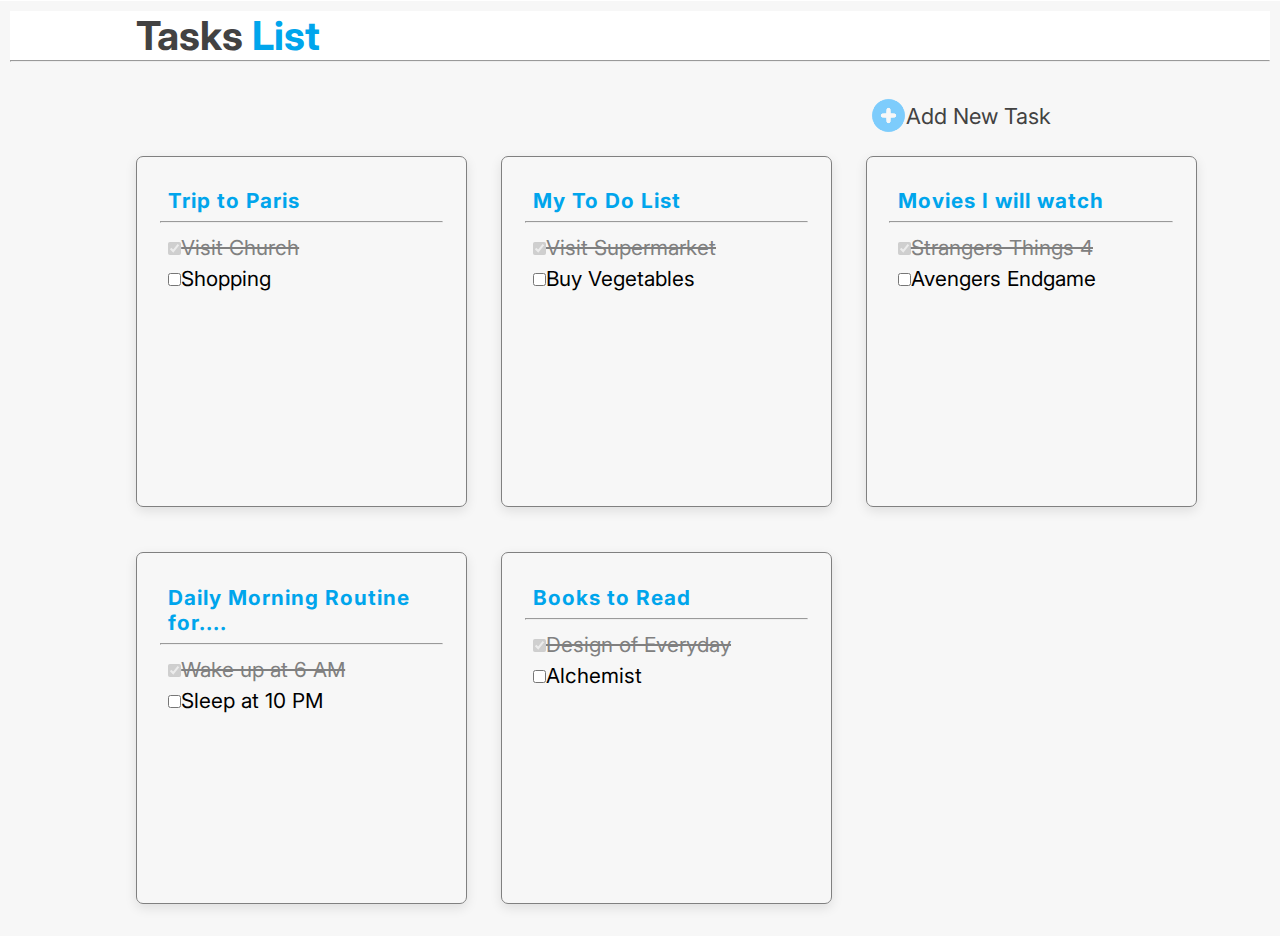
<file: index.html>
<!DOCTYPE html>
<html lang="en">
<meta name="viewport" content="width=device-width, initial-scale=1.0 " />

<head>
  <link rel="stylesheet" href="style.css" />

  <link rel="preconnect" href="https://fonts.googleapis.com" />
  <link rel="preconnect" href="https://fonts.gstatic.com" crossorigin />
  <link href="https://fonts.googleapis.com/css2?family=Inter&display=swap" rel="stylesheet" />

  <title>Web View</title>
</head>

<body>
  <div class="bggray">
    <div class="up">
      <header id="header" style="background-color: white;">
        <span class="h1">Tasks</span>
        <span class="h2">List</span>
      </header>
    </div>
    <hr />


    <br /><br />




    <div class="addbuttton">
      <a href="./index2.html" class="addbuttonicon">
        <img src="./media/add icon.png" alt="add-icon" class="add-icon" />
        <span class="addb">Add New Task</span>
      </a>
    </div>


    <div class="box-container">



      <a href="./index3(paris).html" class="paris-container box">
        <div class="paris ">
          <div class="title">Trip to Paris</div>
          <hr class="gray-line" />

          <div class="paris-task-list lists">
            <div>
              <form>
                <input type="checkbox" checked disabled /><span class="first-item">Visit Church</span>
            </div>
            </form>
            <div>
              <form><input type="checkbox" /><span class="sec-item">Shopping</span>
            </div>
            </form>
          </div>
        </div>
      </a>





      <a href="./index3(ToDo).html" class="todo-container box">
        <div class="todo">
          <div class="title">My To Do List</div>
          <hr class="gray-line" />

          <div class="todo-task-list lists">
            <div>
              <form>
                <input type="checkbox" checked disabled /><span class="first-item">Visit Supermarket</span>
            </div>
            </form>
            <div>
              <form><input type="checkbox" /><span class="sec-item">Buy Vegetables</span>
            </div>
            </form>
          </div>
        </div>
      </a>





      <a href="./index3(Movies).html" class="movies-container box">
        <div class="movies">
          <div class="title">Movies I will watch</div>
          <hr class="gray-line" />

          <div class="movies-task-list lists">
            <div class="first-item">
              <form>
                <input type="checkbox" checked disabled /><span class="first-item">Strangers Things 4</span>
            </div>
            </form>
            <div>
              <form><input type="checkbox" /><span class="sec-item">Avengers Endgame</span>
            </div>
            </form>
          </div>
        </div>
      </a>





      <a href="./index3(Routine).html" class="routine-container box">
        <div class="routine ">
          <div class="title">Daily Morning Routine for....</div>
          <hr class="gray-line" />

          <div class="routine-task-list lists">
            <div>
              <form>
                <input type="checkbox" checked disabled /><span class="first-item">Wake up at 6 AM</span>
            </div>
            </form>
            <div>
              <form><input type="checkbox" /><span class="sec-item">Sleep at 10 PM</span>
            </div>
            </form>
          </div>
        </div>
      </a>




      <a href="./index3(Books).html" class="Books-container box">
        <div class="books ">
          <div class="title">Books to Read</div>
          <hr class="gray-line" />

          <div class="books-task-list lists">
            <div>
              <form>
                <input type="checkbox" checked disabled /><span class="first-item">Design of Everyday</span>
            </div>
            </form>
            <div>
              <form><input type="checkbox" /><span class="sec-item">Alchemist</span>
            </div>
            </form>
          </div>
        </div>
      </a>



    </div>
  </div>


</body>

</html>
</file>
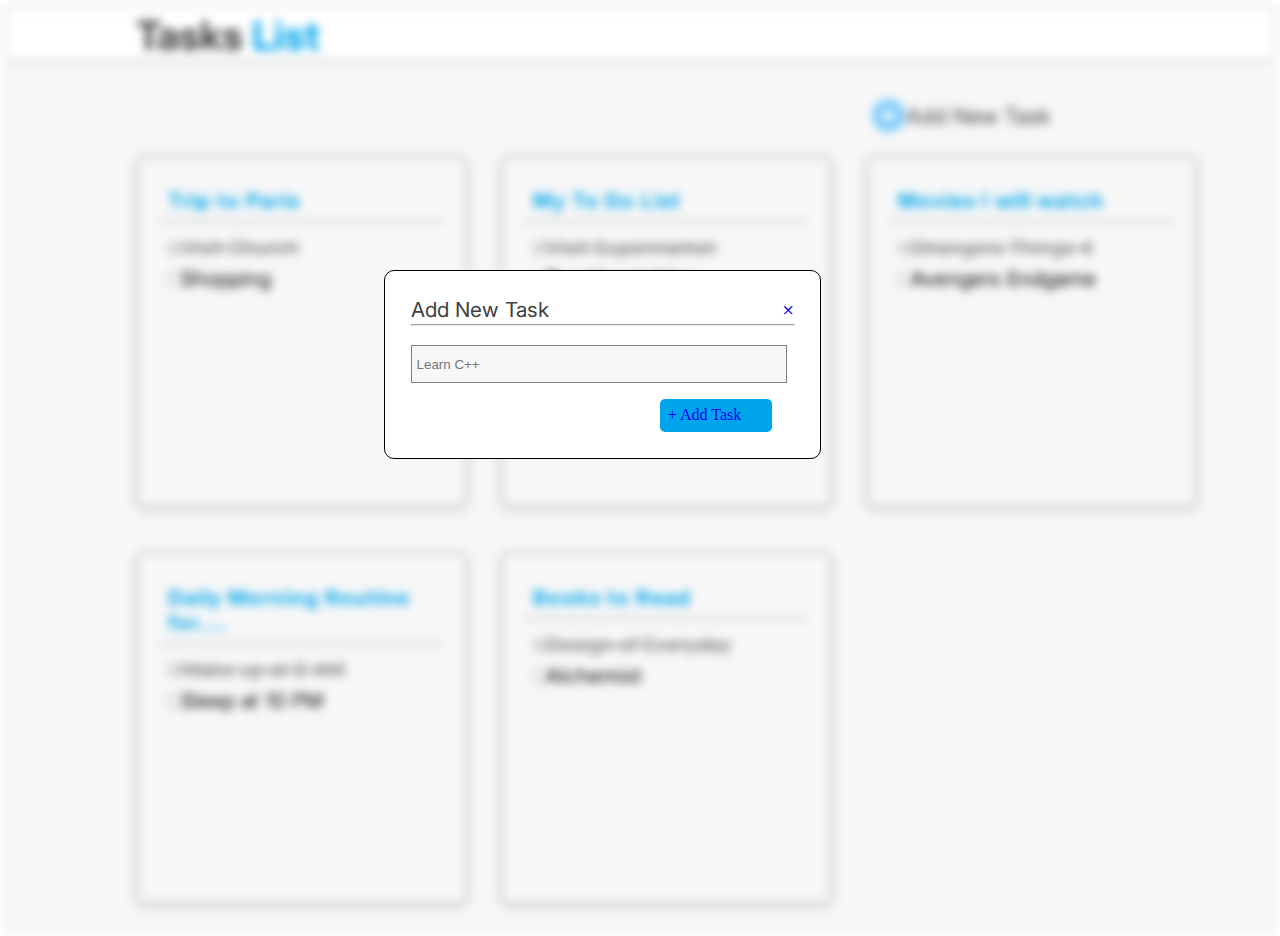
<file: index2.html>
<!DOCTYPE html>
<html lang="en">
<meta name="viewport" content="width=device-width, initial-scale=1.0 " />

<head>
  <link rel="stylesheet" href="style.css" />

  <link rel="preconnect" href="https://fonts.googleapis.com" />
  <link rel="preconnect" href="https://fonts.gstatic.com" crossorigin />
  <link href="https://fonts.googleapis.com/css2?family=Inter&display=swap" rel="stylesheet" />

  <title>Web View</title>
</head>

<body>
  <div class="whole">
    <div class="blur">

      <div class="bggray">
        <div class="up">
          <header id="header" style="background-color: white;">
            <span class="h1">Tasks</span>
            <span class="h2">List</span>
          </header>
        </div>
        <hr />


        <br /><br />




        <div class="addbuttton">
          <a href="./index2.html" class="addbuttonicon">
            <img src="./media/add icon.png" alt="add-icon" class="add-icon" />
            <span class="addb">Add New Task</span>
          </a>
        </div>


        <div class="box-container">


          <div class="paris-container box">
            <a href="./index3(paris).html">
              <div class="paris ">
                <div class="title">Trip to Paris</div>
                <hr class="gray-line" />

                <div class="paris-task-list lists">
                  <div>
                    <form>
                      <input type="checkbox" checked disabled /><span class="first-item">Visit Church</span>
                  </div>
                  </form>
                  <div>
                    <form><input type="checkbox" /><span class="sec-item">Shopping</span>
                  </div>
                  </form>
                </div>
              </div>
            </a>
          </div>




          <div class="todo-container box">
            <a href="./index3(ToDo).html">
              <div class="todo">
                <div class="title">My To Do List</div>
                <hr class="gray-line" />

                <div class="todo-task-list lists">
                  <div>
                    <form>
                      <input type="checkbox" checked disabled /><span class="first-item">Visit Supermarket</span>
                  </div>
                  </form>
                  <div>
                    <form><input type="checkbox" /><span class="sec-item">Buy Vegetables</span>
                  </div>
                  </form>
                </div>
              </div>
            </a>
          </div>



          <div class="movies-container box">
            <a href="./index3(Movies).html">
              <div class="movies">
                <div class="title">Movies I will watch</div>
                <hr class="gray-line" />

                <div class="movies-task-list lists">
                  <div class="first-item">
                    <form>
                      <input type="checkbox" checked disabled /><span class="first-item">Strangers Things 4</span>
                  </div>
                  </form>
                  <div>
                    <form><input type="checkbox" /><span class="sec-item">Avengers Endgame</span>
                  </div>
                  </form>
                </div>
              </div>
            </a>
          </div>



          <div class="routine-container box">
            <a href="./index3(Routine).html">
              <div class="routine ">
                <div class="title">Daily Morning Routine for....</div>
                <hr class="gray-line" />

                <div class="routine-task-list lists">
                  <div>
                    <form>
                      <input type="checkbox" checked disabled /><span class="first-item">Wake up at 6 AM</span>
                  </div>
                  </form>
                  <div>
                    <form><input type="checkbox" /><span class="sec-item">Sleep at 10 PM</span>
                  </div>
                  </form>
                </div>
              </div>
            </a>
          </div>


          <div class="Books-container box">
            <a href="./index3(Books).html">
              <div class="books ">
                <div class="title">Books to Read</div>
                <hr class="gray-line" />

                <div class="books-task-list lists">
                  <div>
                    <form>
                      <input type="checkbox" checked disabled /><span class="first-item">Design of Everyday</span>
                  </div>
                  </form>
                  <div>
                    <form><input type="checkbox" /><span class="sec-item">Alchemist</span>
                  </div>
                  </form>
                </div>
              </div>
            </a>
          </div>


        </div>
      </div>
    </div>

    <div class="newtaskpop">

      <div class="popup-header-section">
        <span class="popup-header">Add New Task</span>
        <a href="./index.html"><div class="close">+</div></a>
      </div>

      <hr class="linebelow" />

      <form class="c">
        <input type="text" placeholder="Learn C++" class="input" />
      </form>

      <div class="bluebutton">
        <a href="index.html">+ Add Task</a>
      </div>

    </div>

  </div>
</body>


</html>
</file>
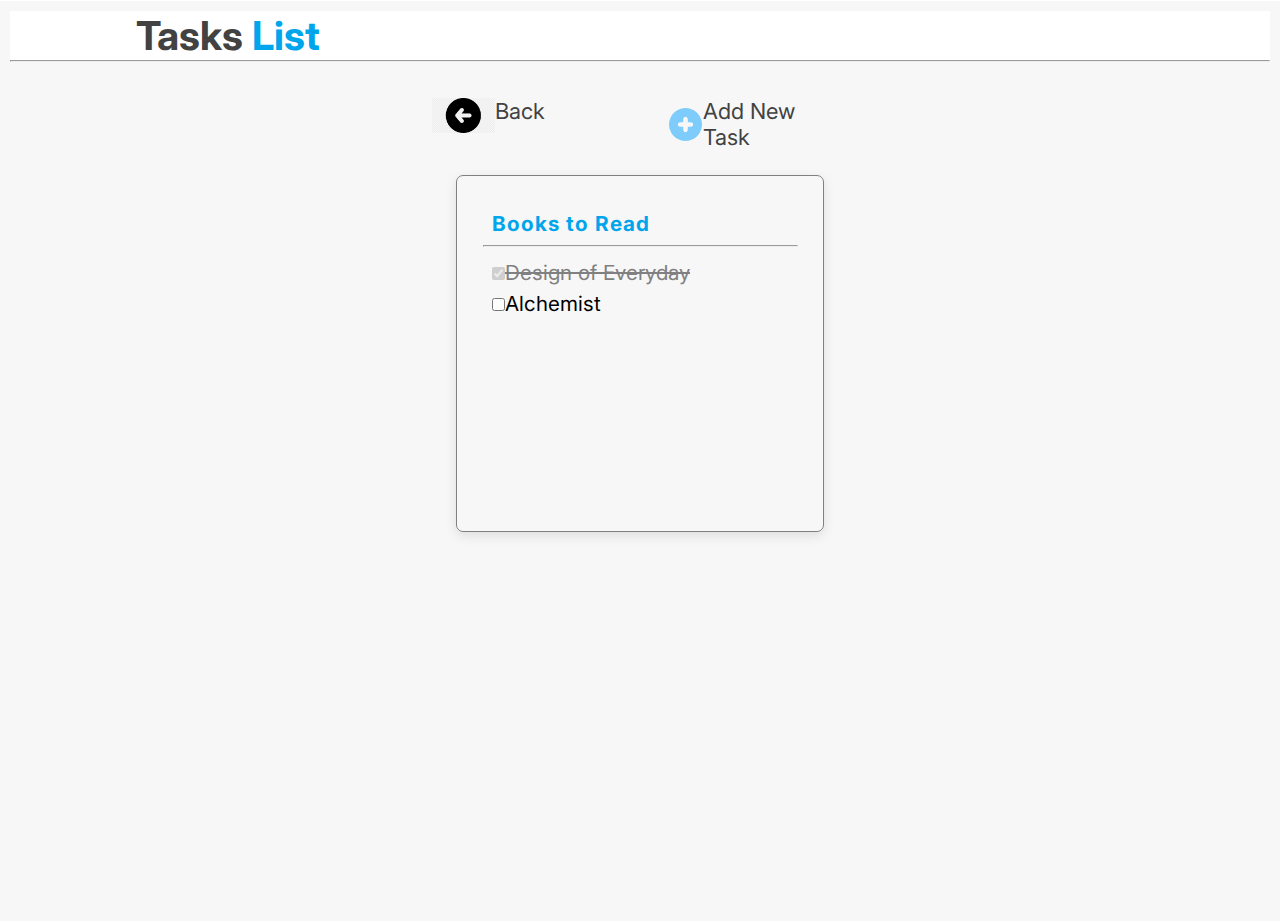
<file: index3(Books).html>
<!DOCTYPE html>
<html lang="en">
<meta name="viewport" content="width=device-width, initial-scale=1.0 " />

<head>
    <link rel="stylesheet" href="style.css" />

    <link rel="preconnect" href="https://fonts.googleapis.com" />
    <link rel="preconnect" href="https://fonts.gstatic.com" crossorigin />
    <link href="https://fonts.googleapis.com/css2?family=Inter&display=swap" rel="stylesheet" />

    <title>Document</title>
</head>

<body>
    <div class="bggray page3-gray">
        <div class="up">
            <header id="header" style="background-color: white;">
                <span class="h1">Tasks</span>
                <span class="h2">List</span>
            </header>
        </div>
        <hr />


        <br /><br />




        <div class="addbuttton addbuttton-page3 ">

            <a href="./index.html" class="backbuttonicon">
                <img src="./media/back-icon.png" alt="back-icon" class="back-icon" />
                <span class="backb-page3">Back</span>
            </a>

            <a href="./index4(Books).html" class="addbuttonicon addbuttonicon-page3">
                <img src="./media/add icon.png" alt="add-icon" class="add-icon" />
                <span class="addb addb-page3">Add New Task</span>
            </a>
        </div>


        <div class="box-container page3-container">


            <div class="Books-container box page3-box">
                <div class="books ">
                    <div class="title">Books to Read</div>
                    <hr class="gray-line" />

                    <div class="books-task-list lists">
                        <div>
                            <form>
                                <input type="checkbox" checked disabled /><span class="first-item">Design of
                                    Everyday</span>
                        </div>
                        </form>
                        <div>
                            <form><input type="checkbox" /><span class="sec-item">Alchemist</span>
                        </div>
                        </form>
                    </div>
                </div>
            </div>



        </div>
    </div>


</body>

</html>
</file>
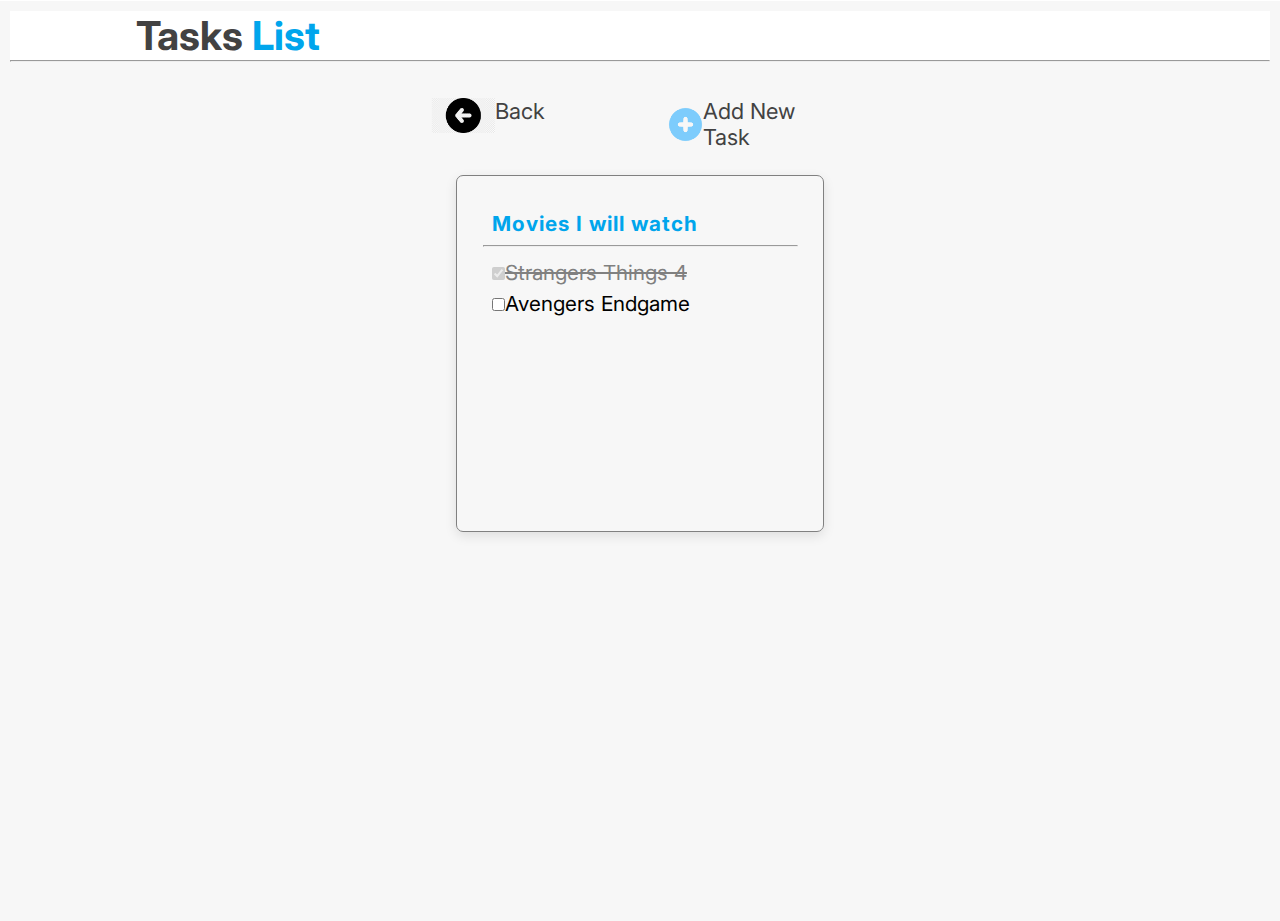
<file: index3(Movies).html>
<!DOCTYPE html>
<html lang="en">
<meta name="viewport" content="width=device-width, initial-scale=1.0 " />

<head>
    <link rel="stylesheet" href="style.css" />

    <link rel="preconnect" href="https://fonts.googleapis.com" />
    <link rel="preconnect" href="https://fonts.gstatic.com" crossorigin />
    <link href="https://fonts.googleapis.com/css2?family=Inter&display=swap" rel="stylesheet" />

    <title>Document</title>
</head>

<body>
    <div class="bggray page3-gray">
        <div class="up">
            <header id="header" style="background-color: white;">
                <span class="h1">Tasks</span>
                <span class="h2">List</span>
            </header>
        </div>
        <hr />


        <br /><br />




        <div class="addbuttton addbuttton-page3 ">

            <a href="./index.html" class="backbuttonicon">
                <img src="./media/back-icon.png" alt="back-icon" class="back-icon" />
                <span class="backb-page3">Back</span>
            </a>

            <a href="./index4(Movies).html" class="addbuttonicon addbuttonicon-page3">
                <img src="./media/add icon.png" alt="add-icon" class="add-icon" />
                <span class="addb addb-page3">Add New Task</span>
            </a>
        </div>


        <div class="box-container page3-container">


            <div class="Books-container box page3-box">
                <div class="books ">
                    <div class="title">Movies I will watch</div>
                    <hr class="gray-line" />

                    <div class="books-task-list lists">
                        <div>
                            <form>
                                <input type="checkbox" checked disabled /><span class="first-item">Strangers Things 4
                                </span>
                        </div>
                        </form>
                        <div>
                            <form><input type="checkbox" /><span class="sec-item">Avengers Endgame</span>
                        </div>
                        </form>
                    </div>
                </div>
            </div>



        </div>
    </div>


</body>

</html>
</file>
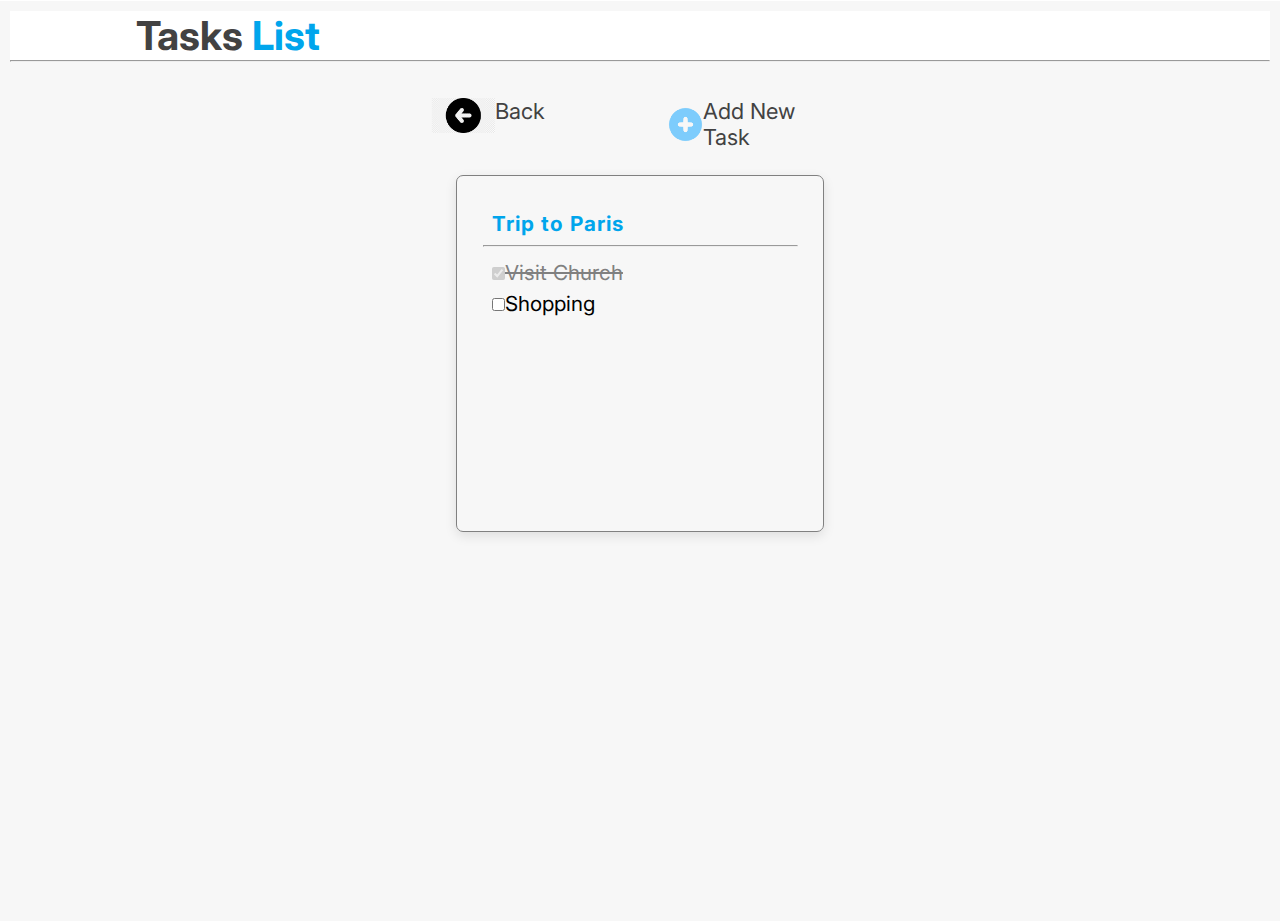
<file: index3(paris).html>
<!DOCTYPE html>
<html lang="en">
<meta name="viewport" content="width=device-width, initial-scale=1.0 " />

<head>
    <link rel="stylesheet" href="style.css" />

    <link rel="preconnect" href="https://fonts.googleapis.com" />
    <link rel="preconnect" href="https://fonts.gstatic.com" crossorigin />
    <link href="https://fonts.googleapis.com/css2?family=Inter&display=swap" rel="stylesheet" />

    <title>Document</title>
</head>

<body>
    <div class="bggray page3-gray">
        <div class="up">
            <header id="header" style="background-color: white;">
                <span class="h1">Tasks</span>
                <span class="h2">List</span>
            </header>
        </div>
        <hr />


        <br /><br />




        <div class="addbuttton addbuttton-page3 ">

            <a href="./index.html" class="backbuttonicon">
                <img src="./media/back-icon.png" alt="back-icon" class="back-icon" />
                <span class="backb-page3">Back</span>
            </a>

            <a href="./index4(paris).html" class="addbuttonicon addbuttonicon-page3">
                <img src="./media/add icon.png" alt="add-icon" class="add-icon" />
                <span class="addb addb-page3">Add New Task</span>
            </a>
        </div>


        <div class="box-container page3-container">


            <div class="Books-container box page3-box">
                <div class="books ">
                    <div class="title">Trip to Paris</div>
                    <hr class="gray-line" />

                    <div class="books-task-list lists">
                        <div>
                            <form>
                                <input type="checkbox" checked disabled /><span class="first-item">Visit Church</span>
                        </div>
                        </form>
                        <div>
                            <form><input type="checkbox" /><span class="sec-item">Shopping</span>
                        </div>
                        </form>
                    </div>
                </div>
            </div>



        </div>
    </div>


</body>

</html>
</file>
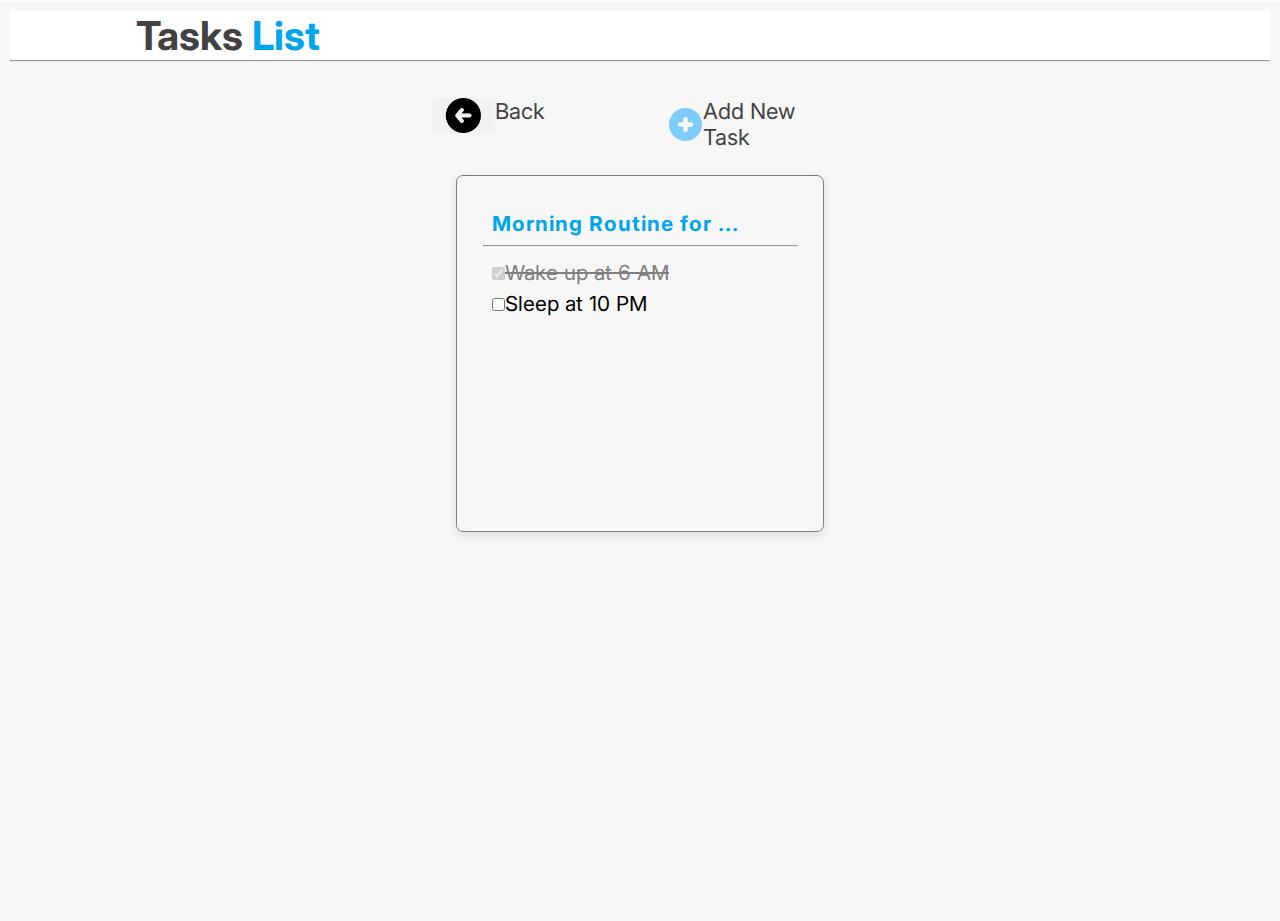
<file: index3(Routine).html>
<!DOCTYPE html>
<html lang="en">
<meta name="viewport" content="width=device-width, initial-scale=1.0 " />

<head>
    <link rel="stylesheet" href="style.css" />

    <link rel="preconnect" href="https://fonts.googleapis.com" />
    <link rel="preconnect" href="https://fonts.gstatic.com" crossorigin />
    <link href="https://fonts.googleapis.com/css2?family=Inter&display=swap" rel="stylesheet" />

    <title>Document</title>
</head>

<body>
    <div class="bggray page3-gray">
        <div class="up">
            <header id="header" style="background-color: white;">
                <span class="h1">Tasks</span>
                <span class="h2">List</span>
            </header>
        </div>
        <hr />


        <br /><br />




        <div class="addbuttton addbuttton-page3 ">

            <a href="./index.html" class="backbuttonicon">
                <img src="./media/back-icon.png" alt="back-icon" class="back-icon" />
                <span class="backb-page3">Back</span>
            </a>

            <a href="./index4(Routine).html" class="addbuttonicon addbuttonicon-page3">
                <img src="./media/add icon.png" alt="add-icon" class="add-icon" />
                <span class="addb addb-page3">Add New Task</span>
            </a>
        </div>


        <div class="box-container page3-container">


            <div class="Books-container box page3-box">
                <div class="books ">
                    <div class="title">Morning Routine for ...</div>
                    <hr class="gray-line" />

                    <div class="books-task-list lists">
                        <div>
                            <form>
                                <input type="checkbox" checked disabled /><span class="first-item">Wake up at 6 AM</span>
                        </div>
                        </form>
                        <div>
                            <form><input type="checkbox" /><span class="sec-item">Sleep at 10 PM</span>
                        </div>
                        </form>
                    </div>
                </div>
            </div>



        </div>
    </div>


</body>

</html>
</file>
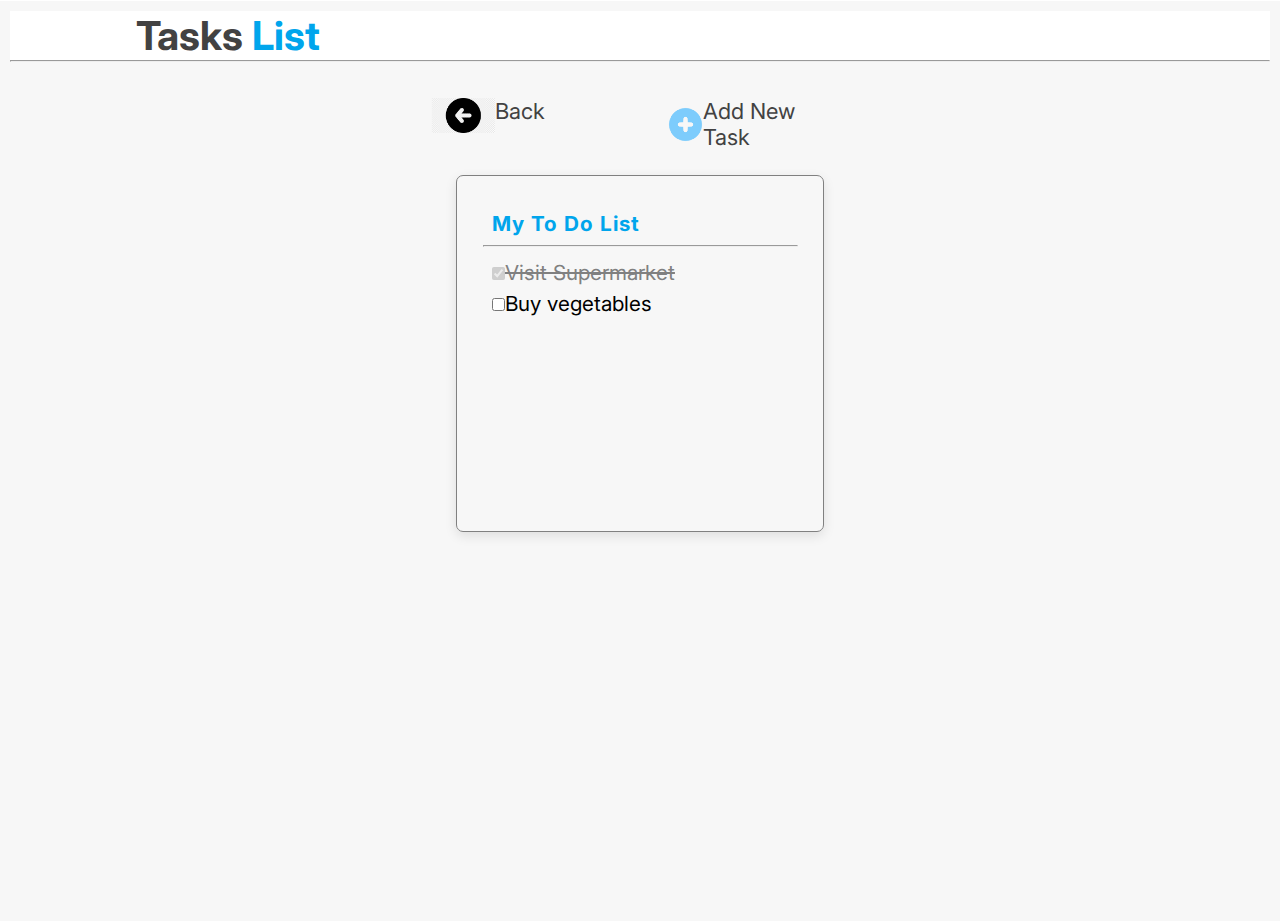
<file: index3(ToDo).html>
<!DOCTYPE html>
<html lang="en">
<meta name="viewport" content="width=device-width, initial-scale=1.0 " />

<head>
    <link rel="stylesheet" href="style.css" />

    <link rel="preconnect" href="https://fonts.googleapis.com" />
    <link rel="preconnect" href="https://fonts.gstatic.com" crossorigin />
    <link href="https://fonts.googleapis.com/css2?family=Inter&display=swap" rel="stylesheet" />

    <title>Document</title>
</head>

<body>
    <div class="bggray page3-gray">
        <div class="up">
            <header id="header" style="background-color: white;">
                <span class="h1">Tasks</span>
                <span class="h2">List</span>
            </header>
        </div>
        <hr />


        <br /><br />




        <div class="addbuttton addbuttton-page3 ">

            <a href="./index.html" class="backbuttonicon">
                <img src="./media/back-icon.png" alt="back-icon" class="back-icon" />
                <span class="backb-page3">Back</span>
            </a>

            <a href="./index4(ToDo).html" class="addbuttonicon addbuttonicon-page3">
                <img src="./media/add icon.png" alt="add-icon" class="add-icon" />
                <span class="addb addb-page3">Add New Task</span>
            </a>
        </div>


        <div class="box-container page3-container">


            <div class="Books-container box page3-box">
                <div class="books ">
                    <div class="title">My To Do List</div>
                    <hr class="gray-line" />

                    <div class="books-task-list lists">
                        <div>
                            <form>
                                <input type="checkbox" checked disabled /><span class="first-item">Visit
                                    Supermarket</span>
                        </div>
                        </form>
                        <div>
                            <form><input type="checkbox" /><span class="sec-item">Buy vegetables</span>
                        </div>
                        </form>
                    </div>
                </div>
            </div>



        </div>
    </div>


</body>

</html>
</file>
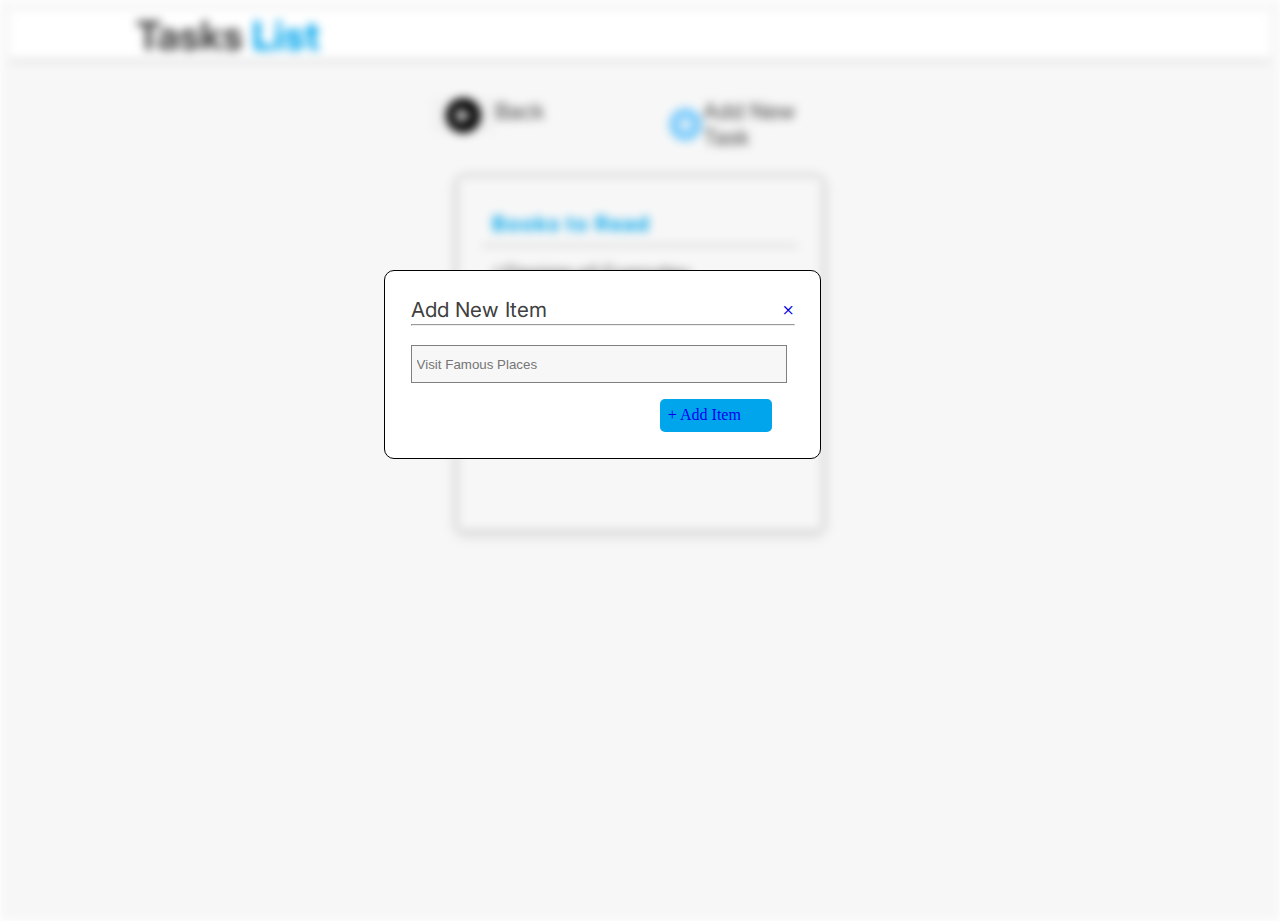
<file: index4(Books).html>
<!DOCTYPE html>

<html lang="en">
<meta name="viewport" content="width=device-width, initial-scale=1.0 " />

<head>
    <link rel="stylesheet" href="style.css" />

    <link rel="preconnect" href="https://fonts.googleapis.com" />
    <link rel="preconnect" href="https://fonts.gstatic.com" crossorigin />
    <link href="https://fonts.googleapis.com/css2?family=Inter&display=swap" rel="stylesheet" />

    <title>Document</title>
</head>

<body>
    <div class="blur">
        <div class="bggray page3-gray">
            <div class="up">
                <header id="header" style="background-color: white;">
                    <span class="h1">Tasks</span>
                    <span class="h2">List</span>
                </header>
            </div>
            <hr />


            <br /><br />




            <div class="addbuttton addbuttton-page3 ">

                <a href="./index.html" class="backbuttonicon">
                    <img src="./media/back-icon.png" alt="back-icon" class="back-icon" />
                    <span class="backb-page3">Back</span>
                </a>

                <a href="./index4(Books).html" class="addbuttonicon addbuttonicon-page3">
                    <img src="./media/add icon.png" alt="add-icon" class="add-icon" />
                    <span class="addb addb-page3">Add New Task</span>
                </a>
            </div>


            <div class="box-container page3-container">


                <div class="Books-container box page3-box">
                    <div class="books ">
                        <div class="title">Books to Read</div>
                        <hr class="gray-line" />

                        <div class="books-task-list lists">
                            <div>
                                <form>
                                    <input type="checkbox" checked disabled /><span class="first-item">Design of
                                        Everyday</span>
                            </div>
                            </form>
                            <div>
                                <form><input type="checkbox" /><span class="sec-item">Alchemist</span>
                            </div>
                            </form>
                        </div>
                    </div>
                </div>



            </div>
        </div>
    </div>
    <div class="newtaskpop">

        <div class="popup-header-section">
            <span class="popup-header">Add New Item</span>
            <a href="./index3(Books).html">
                <div class="close">+</div>
            </a>
        </div>

        <hr class="linebelow" />

        <form class="c">
            <input type="text" placeholder="Visit Famous Places" class="input" />
        </form>

        <div class="bluebutton">
            <a href="index.html">+ Add Item</a>
        </div>

    </div>

</body>

</html>
</file>
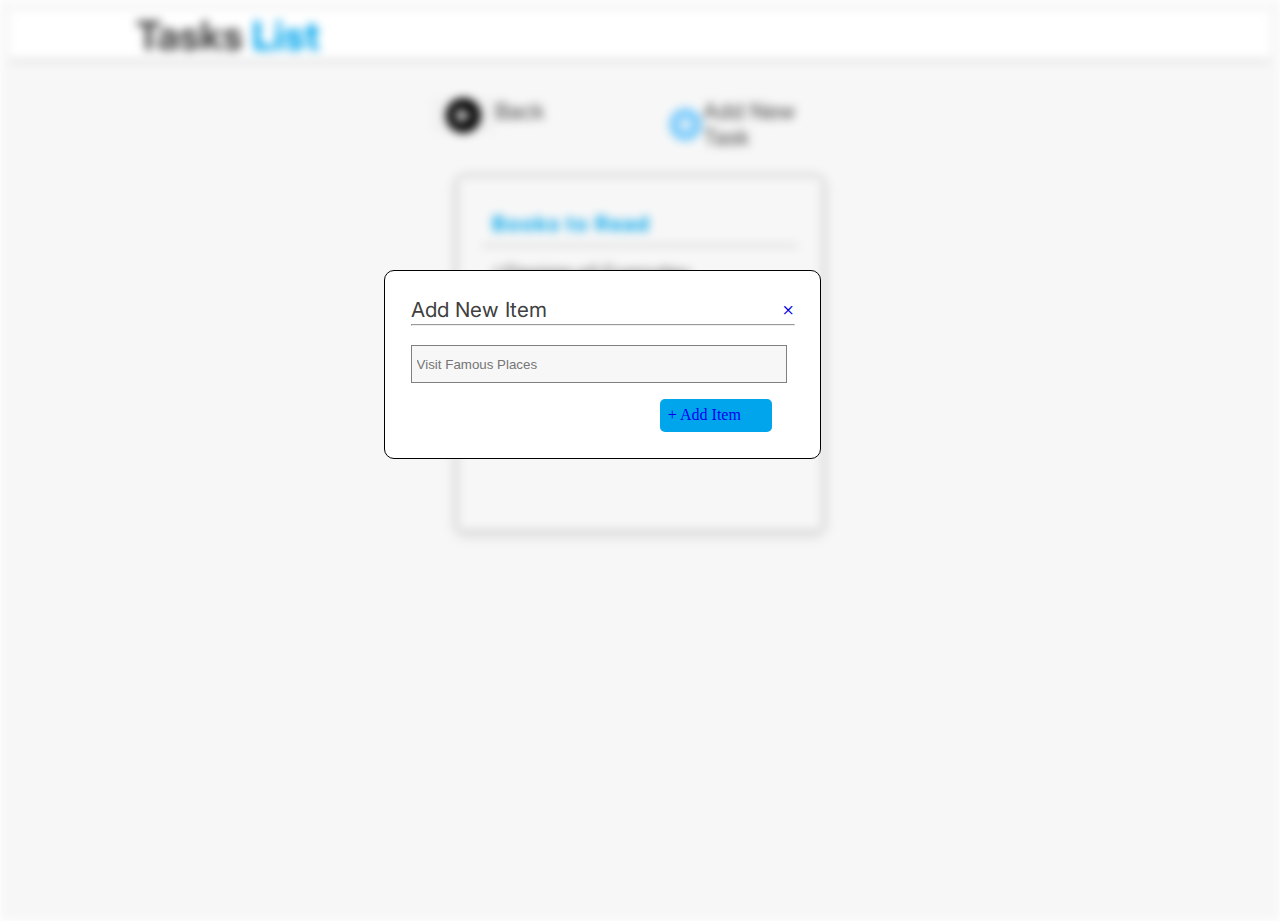
<file: index4(Movies).html>
<!DOCTYPE html>

<html lang="en">
<meta name="viewport" content="width=device-width, initial-scale=1.0 " />

<head>
    <link rel="stylesheet" href="style.css" />

    <link rel="preconnect" href="https://fonts.googleapis.com" />
    <link rel="preconnect" href="https://fonts.gstatic.com" crossorigin />
    <link href="https://fonts.googleapis.com/css2?family=Inter&display=swap" rel="stylesheet" />

    <title>Document</title>
</head>

<body>
    <div class="blur">
        <div class="bggray page3-gray">
            <div class="up">
                <header id="header" style="background-color: white;">
                    <span class="h1">Tasks</span>
                    <span class="h2">List</span>
                </header>
            </div>
            <hr />


            <br /><br />




            <div class="addbuttton addbuttton-page3 ">

                <a href="./index.html" class="backbuttonicon">
                    <img src="./media/back-icon.png" alt="back-icon" class="back-icon" />
                    <span class="backb-page3">Back</span>
                </a>

                <a href="./index4(Books).html" class="addbuttonicon addbuttonicon-page3">
                    <img src="./media/add icon.png" alt="add-icon" class="add-icon" />
                    <span class="addb addb-page3">Add New Task</span>
                </a>
            </div>


            <div class="box-container page3-container">


                <div class="Books-container box page3-box">
                    <div class="books ">
                        <div class="title">Books to Read</div>
                        <hr class="gray-line" />

                        <div class="books-task-list lists">
                            <div>
                                <form>
                                    <input type="checkbox" checked disabled /><span class="first-item">Design of
                                        Everyday</span>
                            </div>
                            </form>
                            <div>
                                <form><input type="checkbox" /><span class="sec-item">Alchemist</span>
                            </div>
                            </form>
                        </div>
                    </div>
                </div>



            </div>
        </div>
    </div>
    <div class="newtaskpop">

        <div class="popup-header-section">
            <span class="popup-header">Add New Item</span>
            <a href="./index3(Movies).html">
                <div class="close">+</div>
            </a>
        </div>

        <hr class="linebelow" />

        <form class="c">
            <input type="text" placeholder="Visit Famous Places" class="input" />
        </form>

        <div class="bluebutton">
            <a href="index.html">+ Add Item</a>
        </div>

    </div>

</body>

</html>
</file>
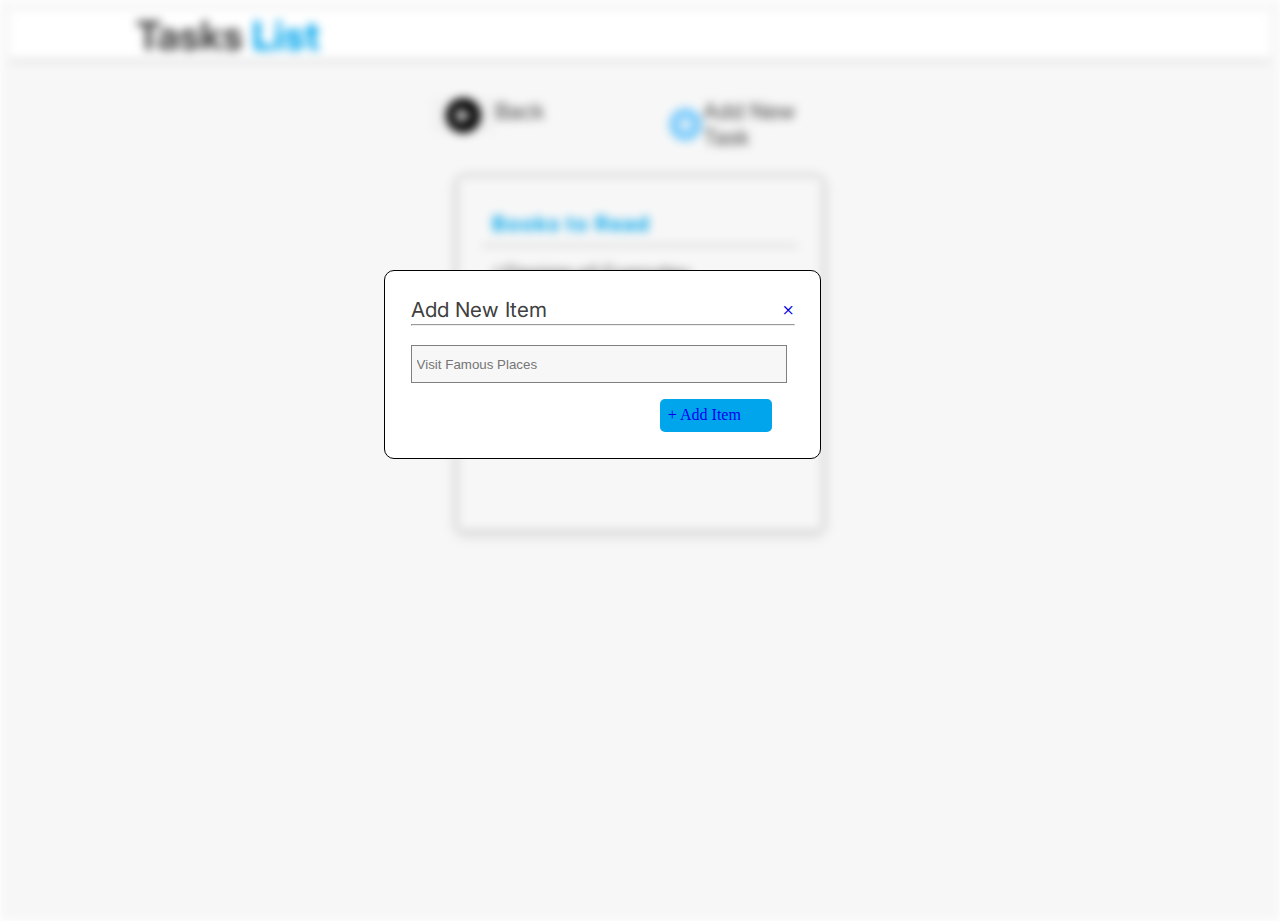
<file: index4(Routine).html>
<!DOCTYPE html>

<html lang="en">
<meta name="viewport" content="width=device-width, initial-scale=1.0 " />

<head>
    <link rel="stylesheet" href="style.css" />

    <link rel="preconnect" href="https://fonts.googleapis.com" />
    <link rel="preconnect" href="https://fonts.gstatic.com" crossorigin />
    <link href="https://fonts.googleapis.com/css2?family=Inter&display=swap" rel="stylesheet" />

    <title>Document</title>
</head>

<body>
    <div class="blur">
        <div class="bggray page3-gray">
            <div class="up">
                <header id="header" style="background-color: white;">
                    <span class="h1">Tasks</span>
                    <span class="h2">List</span>
                </header>
            </div>
            <hr />


            <br /><br />




            <div class="addbuttton addbuttton-page3 ">

                <a href="./index.html" class="backbuttonicon">
                    <img src="./media/back-icon.png" alt="back-icon" class="back-icon" />
                    <span class="backb-page3">Back</span>
                </a>

                <a href="./index4(Books).html" class="addbuttonicon addbuttonicon-page3">
                    <img src="./media/add icon.png" alt="add-icon" class="add-icon" />
                    <span class="addb addb-page3">Add New Task</span>
                </a>
            </div>


            <div class="box-container page3-container">


                <div class="Books-container box page3-box">
                    <div class="books ">
                        <div class="title">Books to Read</div>
                        <hr class="gray-line" />

                        <div class="books-task-list lists">
                            <div>
                                <form>
                                    <input type="checkbox" checked disabled /><span class="first-item">Design of
                                        Everyday</span>
                            </div>
                            </form>
                            <div>
                                <form><input type="checkbox" /><span class="sec-item">Alchemist</span>
                            </div>
                            </form>
                        </div>
                    </div>
                </div>



            </div>
        </div>
    </div>
    <div class="newtaskpop">

        <div class="popup-header-section">
            <span class="popup-header">Add New Item</span>
            <a href="./index3(Routine).html">
                <div class="close">+</div>
            </a>
        </div>

        <hr class="linebelow" />

        <form class="c">
            <input type="text" placeholder="Visit Famous Places" class="input" />
        </form>

        <div class="bluebutton">
            <a href="index.html">+ Add Item</a>
        </div>

    </div>

</body>

</html>
</file>
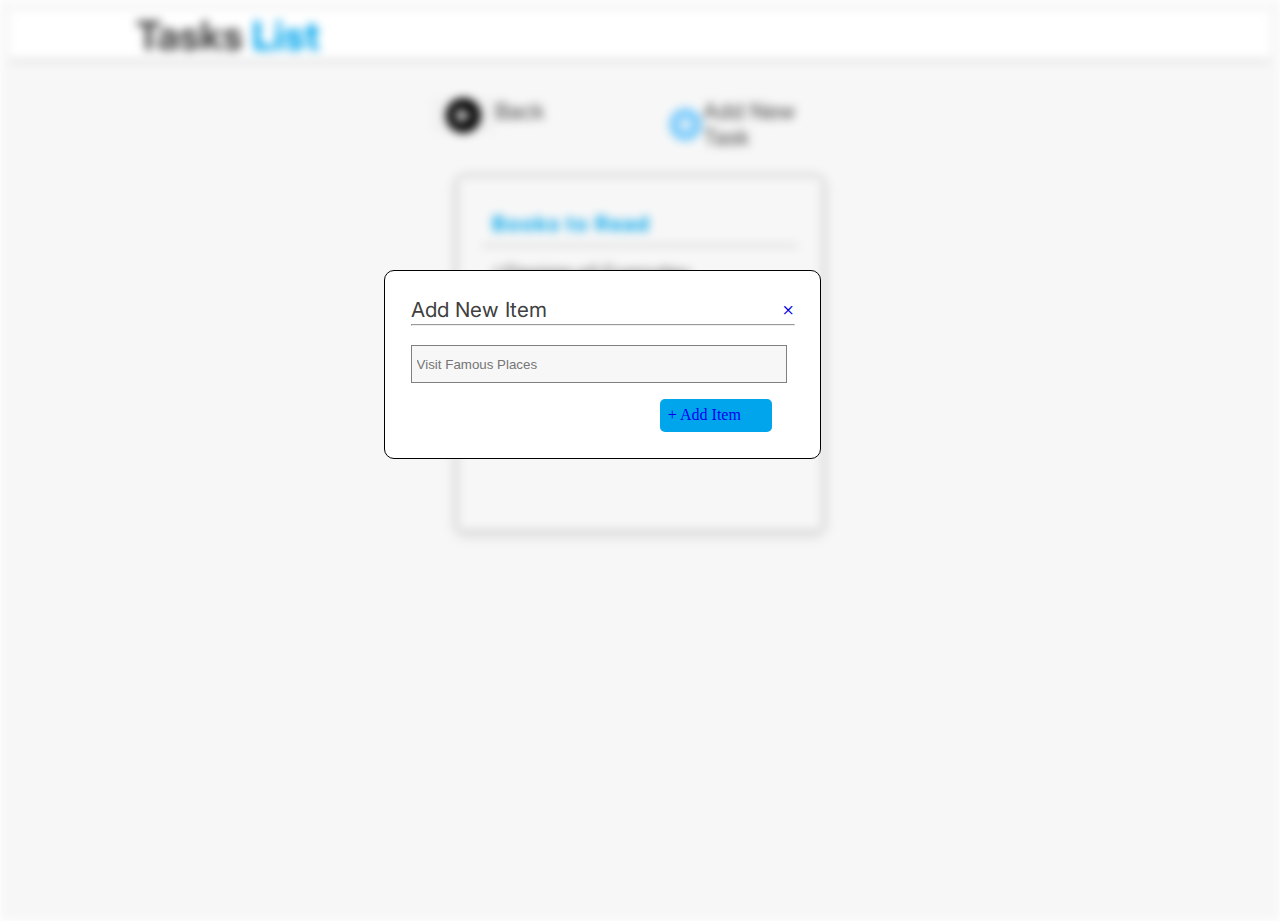
<file: index4(ToDo).html>
<!DOCTYPE html>

<html lang="en">
<meta name="viewport" content="width=device-width, initial-scale=1.0 " />

<head>
    <link rel="stylesheet" href="style.css" />

    <link rel="preconnect" href="https://fonts.googleapis.com" />
    <link rel="preconnect" href="https://fonts.gstatic.com" crossorigin />
    <link href="https://fonts.googleapis.com/css2?family=Inter&display=swap" rel="stylesheet" />

    <title>Document</title>
</head>

<body>
    <div class="blur">
        <div class="bggray page3-gray">
            <div class="up">
                <header id="header" style="background-color: white;">
                    <span class="h1">Tasks</span>
                    <span class="h2">List</span>
                </header>
            </div>
            <hr />


            <br /><br />




            <div class="addbuttton addbuttton-page3 ">

                <a href="./index.html" class="backbuttonicon">
                    <img src="./media/back-icon.png" alt="back-icon" class="back-icon" />
                    <span class="backb-page3">Back</span>
                </a>

                <a href="./index4(Books).html" class="addbuttonicon addbuttonicon-page3">
                    <img src="./media/add icon.png" alt="add-icon" class="add-icon" />
                    <span class="addb addb-page3">Add New Task</span>
                </a>
            </div>


            <div class="box-container page3-container">


                <div class="Books-container box page3-box">
                    <div class="books ">
                        <div class="title">Books to Read</div>
                        <hr class="gray-line" />

                        <div class="books-task-list lists">
                            <div>
                                <form>
                                    <input type="checkbox" checked disabled /><span class="first-item">Design of
                                        Everyday</span>
                            </div>
                            </form>
                            <div>
                                <form><input type="checkbox" /><span class="sec-item">Alchemist</span>
                            </div>
                            </form>
                        </div>
                    </div>
                </div>



            </div>
        </div>
    </div>
    <div class="newtaskpop">

        <div class="popup-header-section">
            <span class="popup-header">Add New Item</span>
            <a href="./index3(ToDo).html">
                <div class="close">+</div>
            </a>
        </div>

        <hr class="linebelow" />

        <form class="c">
            <input type="text" placeholder="Visit Famous Places" class="input" />
        </form>

        <div class="bluebutton">
            <a href="index.html">+ Add Item</a>
        </div>

    </div>

</body>

</html>
</file>
<file: style.css>
*{
    margin: 0px;
    padding: 0px;
    box-sizing: content-box;
}

header{
    margin-left: 10%;
    
    font: normal normal bold 40px/49px Inter;
    text-align: left;
}

.h1{
    color: #424242;
}

.h2{
    color: #00A5EC;

}

.up{
    background-color: white;
}
.bggray{
    position: relative;
    top: 1px;
    padding: 10px;
    background: #F7F7F7 0% 0% no-repeat padding-box;
    height: 100%;
}

.addbuttonicon{

    display: flex;
    justify-content: end;
    margin-right: 5%;
    align-items: center;
}
.add-icon{
    width: 35px;
    rotate: 45deg;
}
a{
    text-decoration: none;
}
.addb{
    font: normal normal normal 22px/26px Inter;
    letter-spacing: 0px;
    color: #424242;
    text-decoration: none;
    margin-right: 13%;
    position: relative;
    
}

.box-container{
    display: flex;
    flex-wrap: wrap;
    justify-content: flex-start;
    gap: 3%;
    margin-left: 10%;
    text-align: start;
    
}

.box{
    padding: 2%;
    width: 25%;
    line-height: 170%;
    margin-bottom: 2%;
    margin-top: 2%;
    height: 19em;
    border: 0.5px solid #808080;
    border-radius: 7px;
    box-shadow: rgba(0, 0, 0, 0.1) 0px 4px 12px;
}

.title{
    padding: 3%;
    text-align: left;
    font: normal normal medium  Inter;
    font-size: 1.3em;
    letter-spacing: 1px;
    color: #00A5EC;
    font-weight: bold;
    font-family: 'Inter', sans-serif;
}

.lists{
    display: flex;
    flex-direction: column;
    justify-content: flex-start;
    font-family: 'Inter', sans-serif;
    font-size: 1.3em;
    padding: 3%;
line-height: 150%;
}

.first-item{
    text-decoration: line-through;
color:#808080;
}

.sec-item{
    color: black;
}

.gray-line{
    color: gray;
}

.blur{
    color: black;
    filter: blur(5px);
}
.newtaskpop{
    border: 1px solid black;
    border-radius: 10px;
    width: 30%;
    padding: 2%;
    position: absolute;
    top: 30%;
    left: 30%;
    background-color: white;
}

.newtaskpop{
    margin-inline: auto;
    z-index: 2;
}

.close{
    text-align: right;
    font-size: 1.5em;
    rotate: 45deg;
}
.popup-header-section{
    display: flex;
    flex-wrap: wrap;
    justify-content: space-between;
}

.popup-header{
text-align: left;
font: normal normal medium  Inter;
font-size: 1.3em;
letter-spacing: 0px;
color: #404040;
opacity: 1;
}

.input{
    width: 95%;
    height: 2em;
    margin-top: 5%;
    padding: 5px;
    background-color: #F7F7F7;
    border: 1px solid gray;
}



.bluebutton{
    background-color: #00A5EC ;
    width: 25%;
    padding:2% ;
    border-radius: 5px;
    margin-top: 4%;
    position: relative;
    left: 65%;
    color: white;
}

.page3-container{
    margin: 0px;
}
.page3-box{
  margin-inline: auto;
  line-height: 160%;
}
.page3-gray{
    height: 100vh;
}

.addbuttton-page3{
    width: 33%;
    margin-inline: auto;
    display: flex;
    justify-content: space-between;

}

.back-icon{
    width: 78px;
    height: 35px;
    rotate: 180deg;

}
.backbuttonicon{
    display: flex;
    flex-direction: row;
    justify-content: space-between;
}
.backb-page3{
    font: normal normal normal 22px/26px Inter;
    letter-spacing: 0px;
    color: #424242;
    text-decoration: none;
    margin-right: 13%;
    position: relative;
}

.addbuttonicon-page3{
    margin: 0px;
}

.page4-box{
    margin-inline: auto;

}



@media only screen and (min-width:250px) and (max-width:750px){

    #header{
        margin: 0px;
        font-size: 1.5em;
    }

    .addb{
        display: none;
        
    }

    .addbuttonicon{
        display: flex;
        justify-content: center;
        margin: 0px;
        align-items: center;
    }

    .boc-container{
        display: flex;
        flex-direction: column;
        gap: 3%;
        margin-left: 10%;
        text-align: start;
    }

    .box{
        width: 90%;
    }

    .newtaskpop{
        border: 1px solid black;
        border-radius: 10px;
        width: 70%;
        padding: 5%;
        position: fixed;
        top: 20%;
        left: 10%;
        background-color: white;
    }

    .bluebutton{
        background-color: #00A5EC;
        width: 35%;
        padding: 2%;
        border-radius: 5px;
        margin-top: 4%;
        position: relative;
        left: 60%;
        color: white;
    }

    .input{
        width: 95%;
        height: 1em;
        margin-top: 5%;
        padding: 5px;
        background-color: #F7F7F7;
        border: 1px solid gray;
    }

    .backbuttonicon{
        display: flex;
        flex-direction: row;
        justify-content: start;
        position: relative;
        right: 90%;
    }
}
</file>
